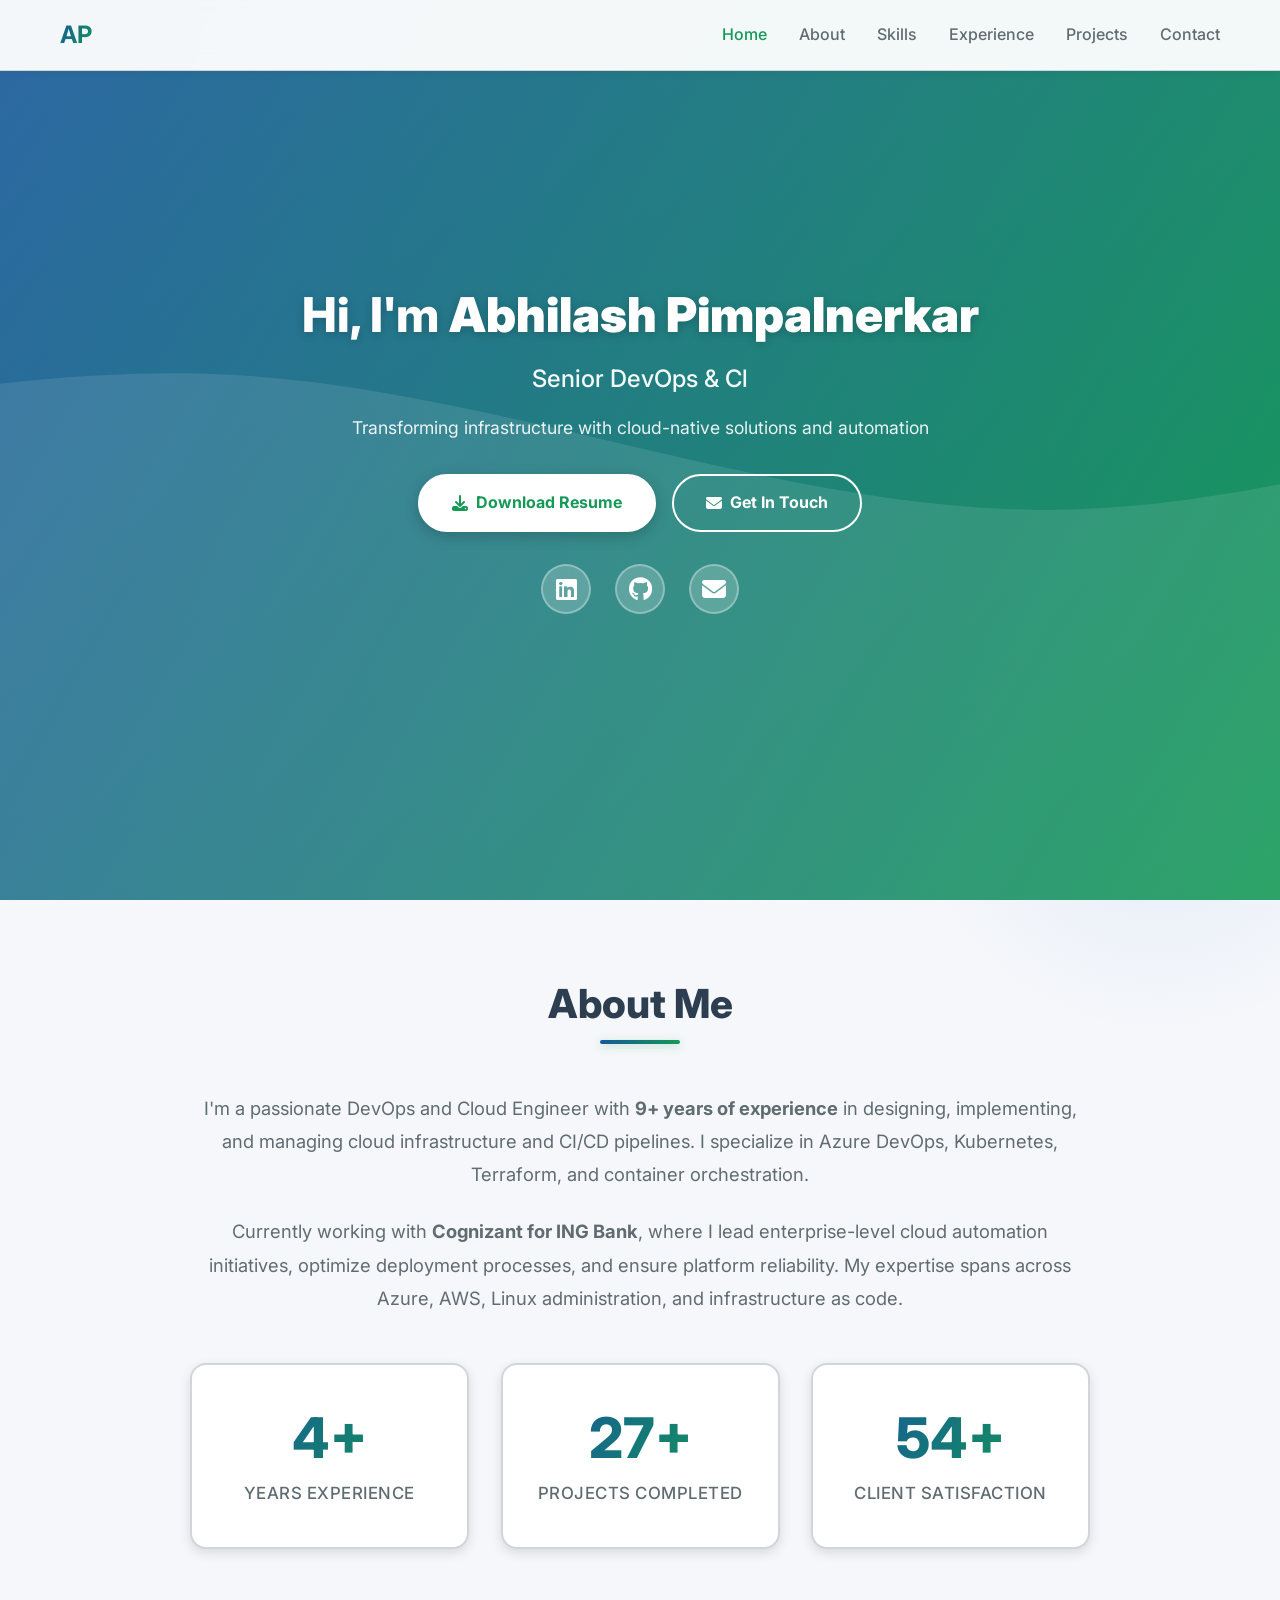
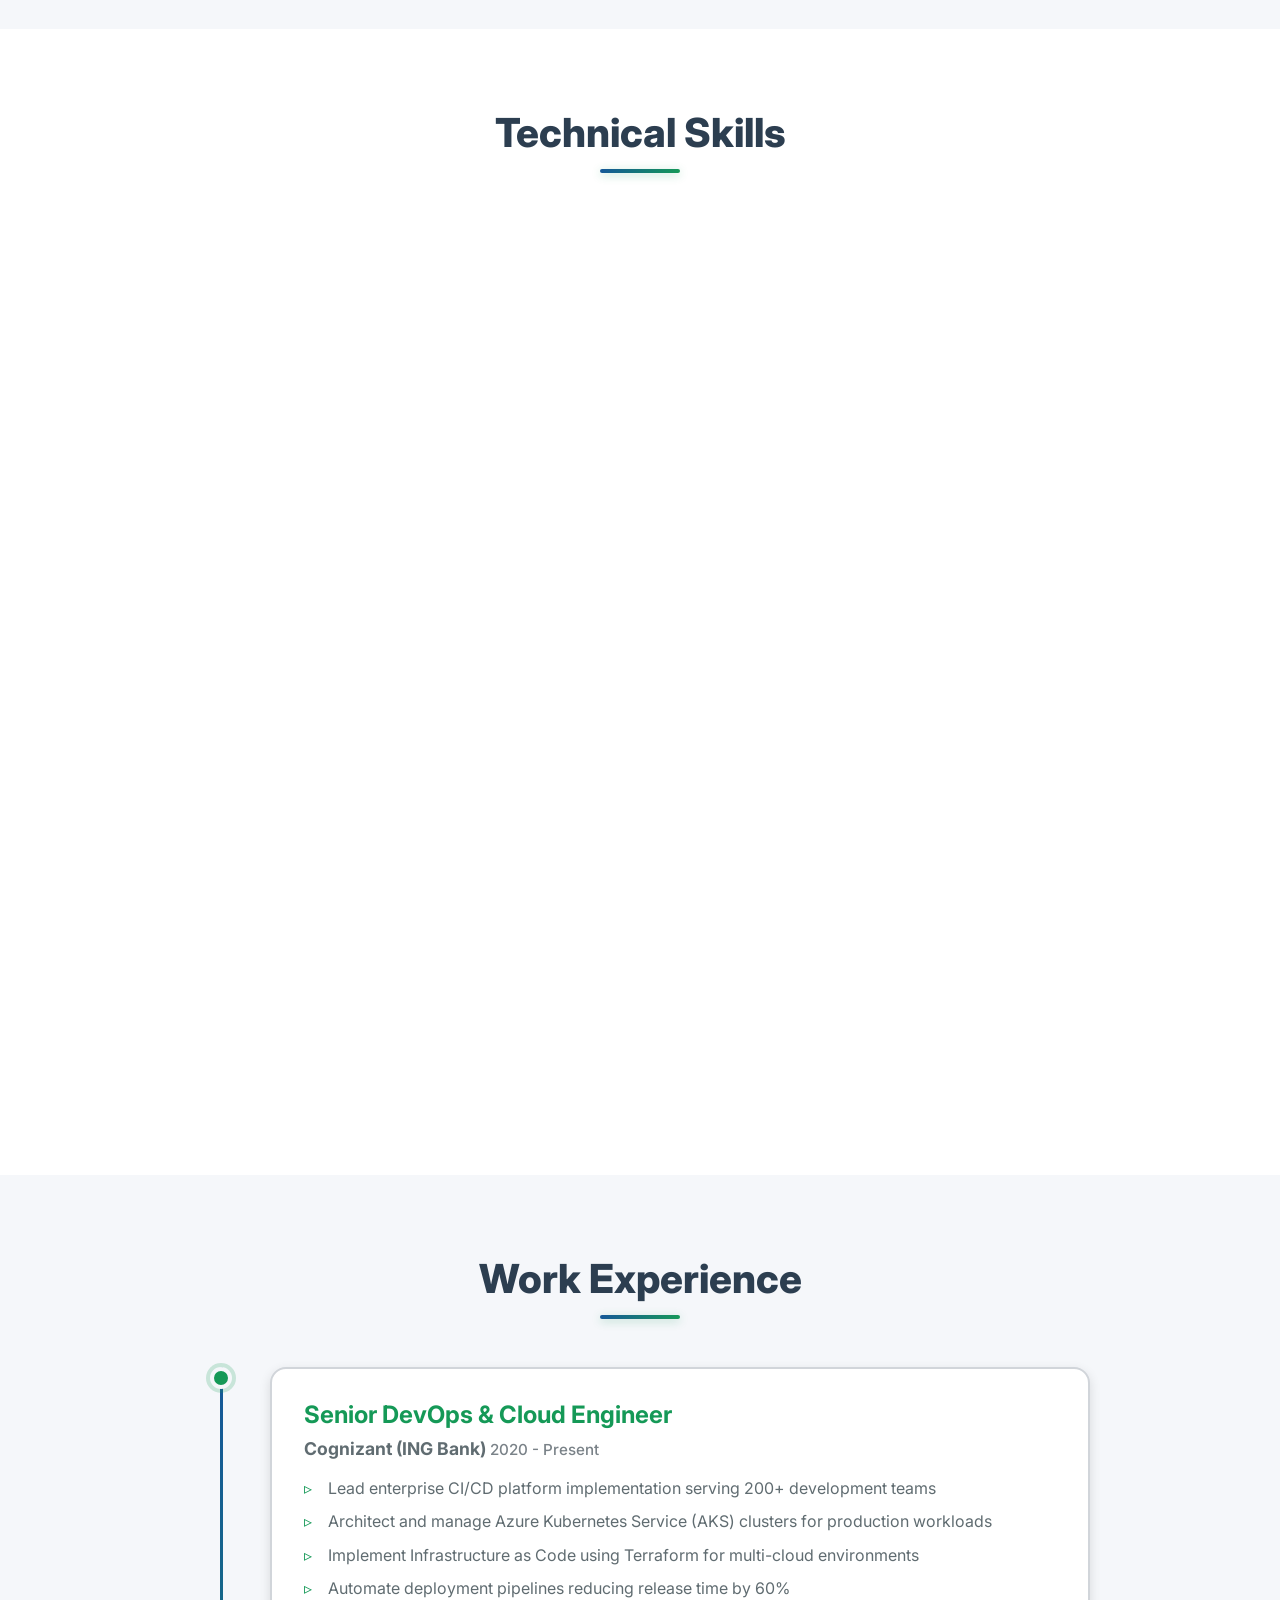
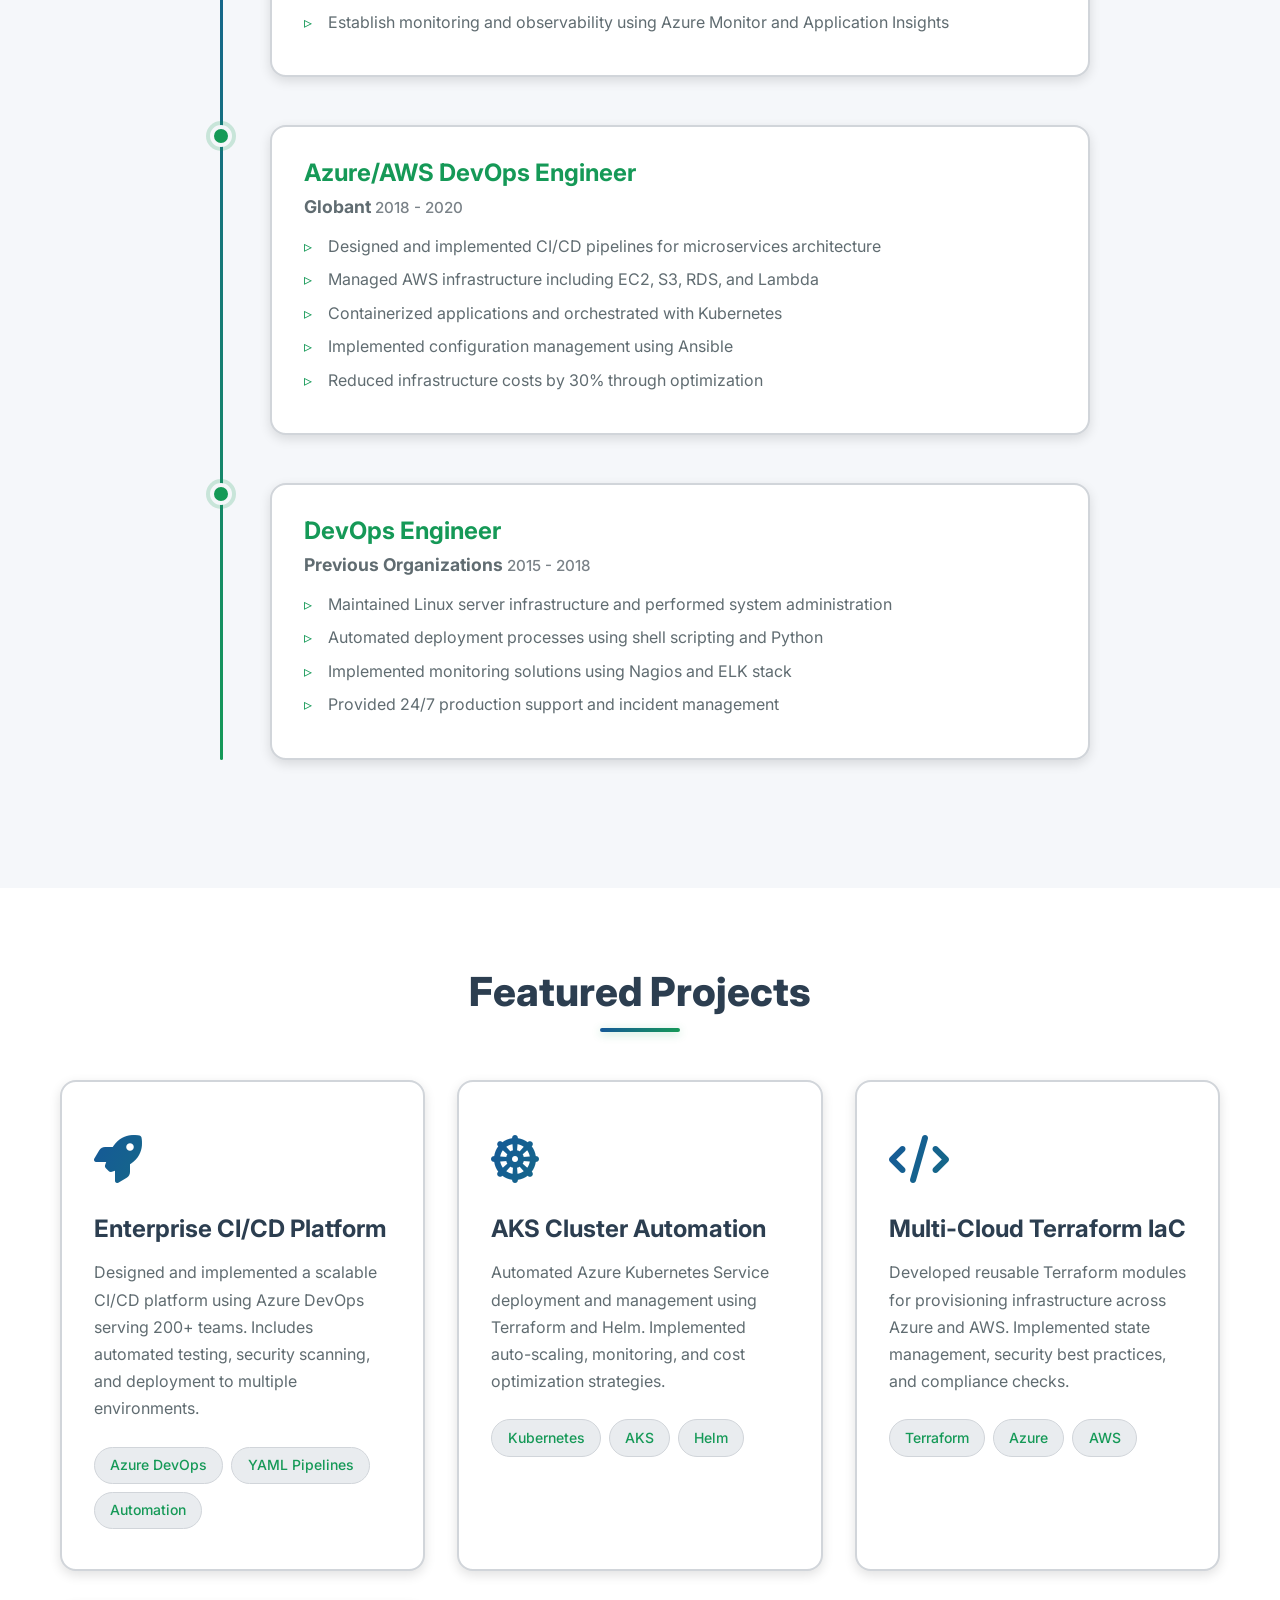
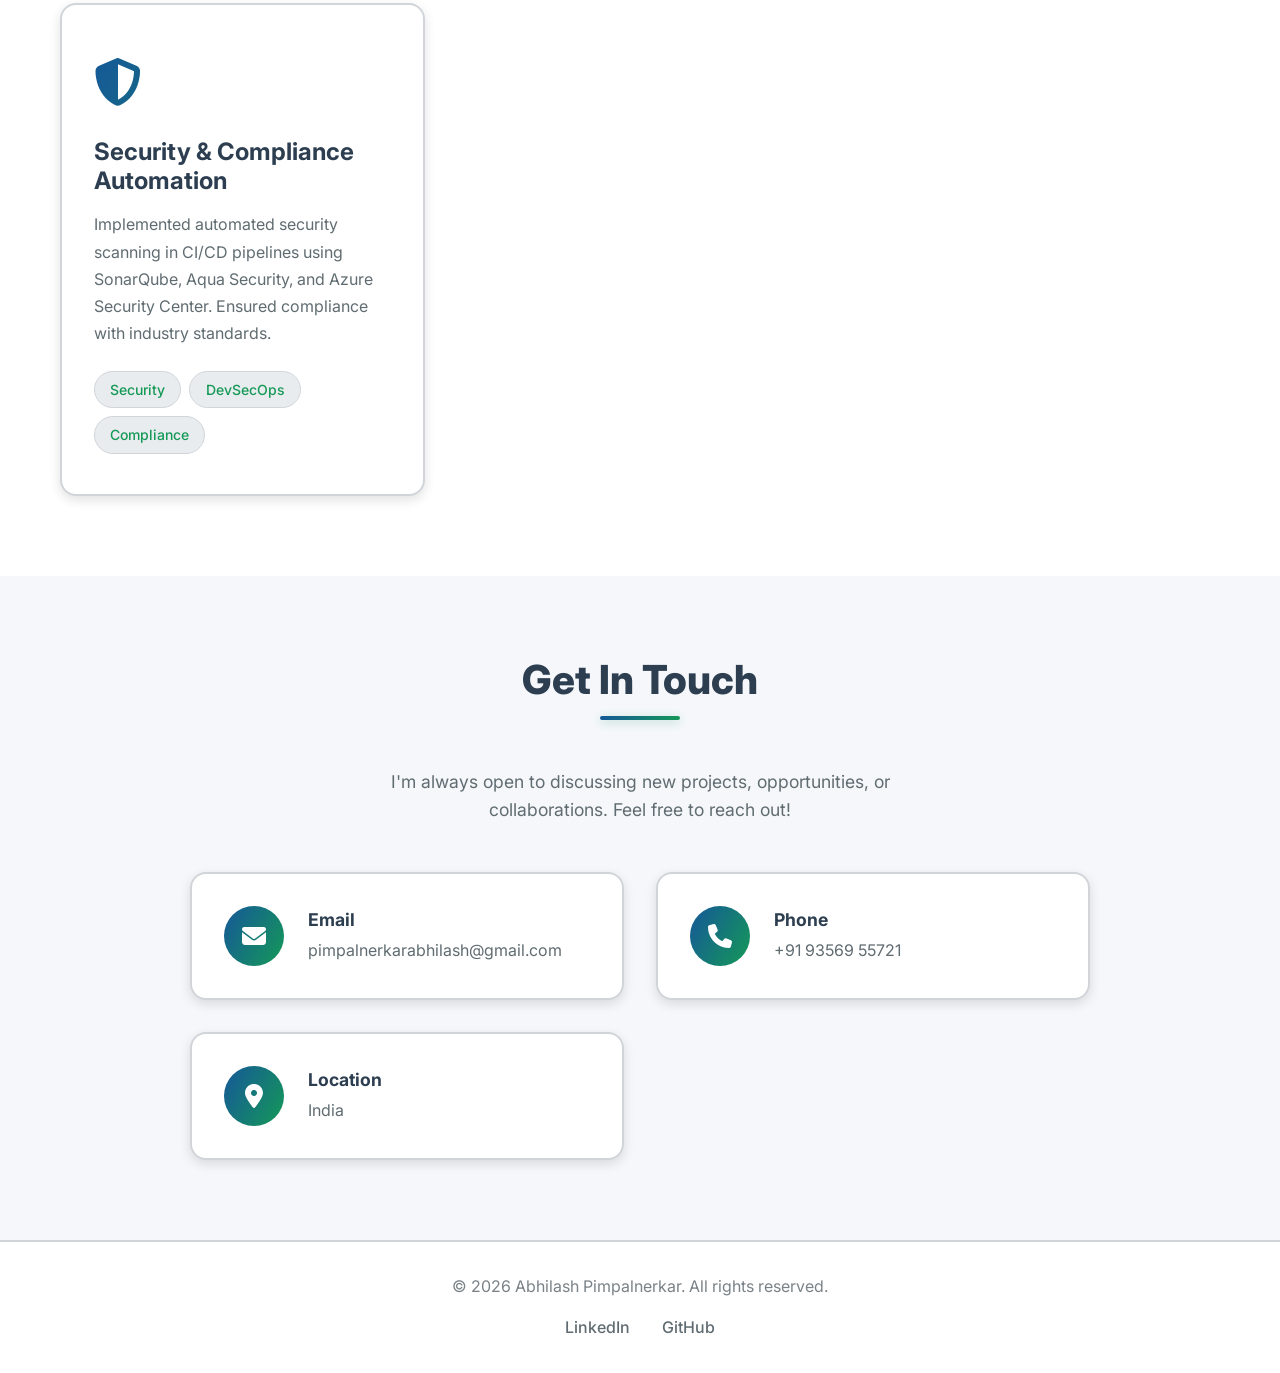
<file: index.html>
<!DOCTYPE html>
<html lang="en">
<head>
    <meta charset="UTF-8">
    <meta name="viewport" content="width=device-width, initial-scale=1.0">
    <meta name="description" content="Abhilash Pimpalnerkar - Senior DevOps & Cloud Engineer with 9+ years of experience in Azure, Kubernetes, Terraform, and CI/CD automation.">
    <meta name="keywords" content="DevOps, Cloud Engineer, Azure, Kubernetes, Terraform, Docker, AWS, CI/CD">
    <meta name="author" content="Abhilash Pimpalnerkar">
    <meta name="theme-color" content="#159957">
    <title>Abhilash Pimpalnerkar | Senior DevOps & Cloud Engineer</title>
    <link rel="preconnect" href="https://fonts.googleapis.com">
    <link rel="preconnect" href="https://fonts.gstatic.com" crossorigin>
    <link href="https://fonts.googleapis.com/css2?family=Inter:wght@400;500;600;700;800&display=swap" rel="stylesheet">
    <link rel="stylesheet" href="style.css">
    <link rel="stylesheet" href="https://cdnjs.cloudflare.com/ajax/libs/font-awesome/6.4.0/css/all.min.css">
</head>
<body>
    <!-- Navigation -->
    <nav class="navbar">
        <div class="nav-container">
            <div class="nav-logo">AP</div>
            <ul class="nav-menu">
                <li><a href="#home" class="nav-link">Home</a></li>
                <li><a href="#about" class="nav-link">About</a></li>
                <li><a href="#skills" class="nav-link">Skills</a></li>
                <li><a href="#experience" class="nav-link">Experience</a></li>
                <li><a href="#projects" class="nav-link">Projects</a></li>
                <li><a href="#contact" class="nav-link">Contact</a></li>
            </ul>
            <div class="hamburger">
                <span class="bar"></span>
                <span class="bar"></span>
                <span class="bar"></span>
            </div>
        </div>
    </nav>

    <!-- Hero Section -->
    <section id="home" class="hero">
        <div class="hero-container">
            <div class="hero-content">
                <h1 class="hero-title">Hi, I'm <span class="highlight">Abhilash Pimpalnerkar</span></h1>
                <p class="hero-subtitle">Senior DevOps & Cloud Engineer</p>
                <p class="hero-description">
                    Transforming infrastructure with cloud-native solutions and automation
                </p>
                <div class="hero-buttons">
                    <a href="assets/resume.pdf" class="btn btn-primary" download>
                        <i class="fas fa-download"></i> Download Resume
                    </a>
                    <a href="#contact" class="btn btn-secondary">
                        <i class="fas fa-envelope"></i> Get In Touch
                    </a>
                </div>
                <div class="social-links">
                    <a href="https://linkedin.com/in/abhilash-pimpalnerkar" target="_blank" aria-label="LinkedIn">
                        <i class="fab fa-linkedin"></i>
                    </a>
                    <a href="https://github.com/abhilash-pimpalnerkar" target="_blank" aria-label="GitHub">
                        <i class="fab fa-github"></i>
                    </a>
                    <a href="mailto:pimpalnerkarabhilash@gmail.com" aria-label="Email">
                        <i class="fas fa-envelope"></i>
                    </a>
                </div>
            </div>
        </div>
    </section>

    <!-- About Section -->
    <section id="about" class="about">
        <div class="container">
            <h2 class="section-title">About Me</h2>
            <div class="about-content">
                <p class="about-text">
                    I'm a passionate DevOps and Cloud Engineer with <strong>9+ years of experience</strong> in designing, 
                    implementing, and managing cloud infrastructure and CI/CD pipelines. I specialize in Azure DevOps, 
                    Kubernetes, Terraform, and container orchestration.
                </p>
                <p class="about-text">
                    Currently working with <strong>Cognizant for ING Bank</strong>, where I lead enterprise-level cloud 
                    automation initiatives, optimize deployment processes, and ensure platform reliability. My expertise 
                    spans across Azure, AWS, Linux administration, and infrastructure as code.
                </p>
                <div class="about-stats">
                    <div class="stat-item">
                        <h3>9+</h3>
                        <p>Years Experience</p>
                    </div>
                    <div class="stat-item">
                        <h3>50+</h3>
                        <p>Projects Completed</p>
                    </div>
                    <div class="stat-item">
                        <h3>100%</h3>
                        <p>Client Satisfaction</p>
                    </div>
                </div>
            </div>
        </div>
    </section>

    <!-- Skills Section -->
    <section id="skills" class="skills">
        <div class="container">
            <h2 class="section-title">Technical Skills</h2>
            <div class="skills-grid">
                <div class="skill-card">
                    <div class="skill-icon"><i class="fab fa-microsoft"></i></div>
                    <h3>Azure DevOps</h3>
                    <p>CI/CD Pipelines, Azure Repos, Boards, Artifacts</p>
                    <div class="skill-bar">
                        <div class="skill-progress" style="width: 95%"></div>
                    </div>
                </div>
                <div class="skill-card">
                    <div class="skill-icon"><i class="fas fa-dharmachakra"></i></div>
                    <h3>Kubernetes</h3>
                    <p>Container orchestration, AKS, EKS, Helm</p>
                    <div class="skill-bar">
                        <div class="skill-progress" style="width: 90%"></div>
                    </div>
                </div>
                <div class="skill-card">
                    <div class="skill-icon"><i class="fas fa-code-branch"></i></div>
                    <h3>Terraform</h3>
                    <p>Infrastructure as Code, Multi-cloud deployment</p>
                    <div class="skill-bar">
                        <div class="skill-progress" style="width: 92%"></div>
                    </div>
                </div>
                <div class="skill-card">
                    <div class="skill-icon"><i class="fab fa-docker"></i></div>
                    <h3>Docker</h3>
                    <p>Containerization, Docker Compose, Registry</p>
                    <div class="skill-bar">
                        <div class="skill-progress" style="width: 93%"></div>
                    </div>
                </div>
                <div class="skill-card">
                    <div class="skill-icon"><i class="fab fa-microsoft"></i></div>
                    <h3>Azure Cloud</h3>
                    <p>VMs, App Services, Storage, Networking</p>
                    <div class="skill-bar">
                        <div class="skill-progress" style="width: 90%"></div>
                    </div>
                </div>
                <div class="skill-card">
                    <div class="skill-icon"><i class="fab fa-aws"></i></div>
                    <h3>AWS</h3>
                    <p>EC2, S3, Lambda, CloudFormation</p>
                    <div class="skill-bar">
                        <div class="skill-progress" style="width: 85%"></div>
                    </div>
                </div>
                <div class="skill-card">
                    <div class="skill-icon"><i class="fab fa-linux"></i></div>
                    <h3>Linux</h3>
                    <p>System Administration, Shell Scripting, Automation</p>
                    <div class="skill-bar">
                        <div class="skill-progress" style="width: 88%"></div>
                    </div>
                </div>
                <div class="skill-card">
                    <div class="skill-icon"><i class="fas fa-infinity"></i></div>
                    <h3>CI/CD</h3>
                    <p>Jenkins, GitLab CI, GitHub Actions</p>
                    <div class="skill-bar">
                        <div class="skill-progress" style="width: 90%"></div>
                    </div>
                </div>
            </div>
        </div>
    </section>

    <!-- Experience Section -->
    <section id="experience" class="experience">
        <div class="container">
            <h2 class="section-title">Work Experience</h2>
            <div class="timeline">
                <div class="timeline-item">
                    <div class="timeline-dot"></div>
                    <div class="timeline-content">
                        <h3>Senior DevOps & Cloud Engineer</h3>
                        <h4>Cognizant (ING Bank) <span class="duration">2020 - Present</span></h4>
                        <ul>
                            <li>Lead enterprise CI/CD platform implementation serving 200+ development teams</li>
                            <li>Architect and manage Azure Kubernetes Service (AKS) clusters for production workloads</li>
                            <li>Implement Infrastructure as Code using Terraform for multi-cloud environments</li>
                            <li>Automate deployment pipelines reducing release time by 60%</li>
                            <li>Establish monitoring and observability using Azure Monitor and Application Insights</li>
                        </ul>
                    </div>
                </div>
                <div class="timeline-item">
                    <div class="timeline-dot"></div>
                    <div class="timeline-content">
                        <h3>Azure/AWS DevOps Engineer</h3>
                        <h4>Globant <span class="duration">2018 - 2020</span></h4>
                        <ul>
                            <li>Designed and implemented CI/CD pipelines for microservices architecture</li>
                            <li>Managed AWS infrastructure including EC2, S3, RDS, and Lambda</li>
                            <li>Containerized applications and orchestrated with Kubernetes</li>
                            <li>Implemented configuration management using Ansible</li>
                            <li>Reduced infrastructure costs by 30% through optimization</li>
                        </ul>
                    </div>
                </div>
                <div class="timeline-item">
                    <div class="timeline-dot"></div>
                    <div class="timeline-content">
                        <h3>DevOps Engineer</h3>
                        <h4>Previous Organizations <span class="duration">2015 - 2018</span></h4>
                        <ul>
                            <li>Maintained Linux server infrastructure and performed system administration</li>
                            <li>Automated deployment processes using shell scripting and Python</li>
                            <li>Implemented monitoring solutions using Nagios and ELK stack</li>
                            <li>Provided 24/7 production support and incident management</li>
                        </ul>
                    </div>
                </div>
            </div>
        </div>
    </section>

    <!-- Projects Section -->
    <section id="projects" class="projects">
        <div class="container">
            <h2 class="section-title">Featured Projects</h2>
            <div class="projects-grid">
                <div class="project-card">
                    <div class="project-icon"><i class="fas fa-rocket"></i></div>
                    <h3>Enterprise CI/CD Platform</h3>
                    <p>
                        Designed and implemented a scalable CI/CD platform using Azure DevOps serving 200+ teams. 
                        Includes automated testing, security scanning, and deployment to multiple environments.
                    </p>
                    <div class="project-tags">
                        <span class="tag">Azure DevOps</span>
                        <span class="tag">YAML Pipelines</span>
                        <span class="tag">Automation</span>
                    </div>
                </div>
                <div class="project-card">
                    <div class="project-icon"><i class="fas fa-dharmachakra"></i></div>
                    <h3>AKS Cluster Automation</h3>
                    <p>
                        Automated Azure Kubernetes Service deployment and management using Terraform and Helm. 
                        Implemented auto-scaling, monitoring, and cost optimization strategies.
                    </p>
                    <div class="project-tags">
                        <span class="tag">Kubernetes</span>
                        <span class="tag">AKS</span>
                        <span class="tag">Helm</span>
                    </div>
                </div>
                <div class="project-card">
                    <div class="project-icon"><i class="fas fa-code"></i></div>
                    <h3>Multi-Cloud Terraform IaC</h3>
                    <p>
                        Developed reusable Terraform modules for provisioning infrastructure across Azure and AWS. 
                        Implemented state management, security best practices, and compliance checks.
                    </p>
                    <div class="project-tags">
                        <span class="tag">Terraform</span>
                        <span class="tag">Azure</span>
                        <span class="tag">AWS</span>
                    </div>
                </div>
                <div class="project-card">
                    <div class="project-icon"><i class="fas fa-shield-alt"></i></div>
                    <h3>Security & Compliance Automation</h3>
                    <p>
                        Implemented automated security scanning in CI/CD pipelines using SonarQube, Aqua Security, 
                        and Azure Security Center. Ensured compliance with industry standards.
                    </p>
                    <div class="project-tags">
                        <span class="tag">Security</span>
                        <span class="tag">DevSecOps</span>
                        <span class="tag">Compliance</span>
                    </div>
                </div>
            </div>
        </div>
    </section>

    <!-- Contact Section -->
    <section id="contact" class="contact">
        <div class="container">
            <h2 class="section-title">Get In Touch</h2>
            <div class="contact-content">
                <p class="contact-description">
                    I'm always open to discussing new projects, opportunities, or collaborations. 
                    Feel free to reach out!
                </p>
                <div class="contact-info">
                    <div class="contact-item">
                        <div class="contact-icon"><i class="fas fa-envelope"></i></div>
                        <div class="contact-details">
                            <h3>Email</h3>
                            <a href="mailto:pimpalnerkarabhilash@gmail.com">pimpalnerkarabhilash@gmail.com</a>
                        </div>
                    </div>
                    <div class="contact-item">
                        <div class="contact-icon"><i class="fas fa-phone"></i></div>
                        <div class="contact-details">
                            <h3>Phone</h3>
                            <a href="tel:+919356955721">+91 93569 55721</a>
                        </div>
                    </div>
                    <div class="contact-item">
                        <div class="contact-icon"><i class="fas fa-map-marker-alt"></i></div>
                        <div class="contact-details">
                            <h3>Location</h3>
                            <p>India</p>
                        </div>
                    </div>
                </div>
            </div>
        </div>
    </section>

    <!-- Footer -->
    <footer class="footer">
        <div class="container">
            <p>&copy; 2026 Abhilash Pimpalnerkar. All rights reserved.</p>
            <div class="footer-links">
                <a href="https://linkedin.com/in/abhilash-pimpalnerkar" target="_blank">LinkedIn</a>
                <a href="https://github.com/abhilash-pimpalnerkar" target="_blank">GitHub</a>
            </div>
        </div>
    </footer>

    <script src="script.js"></script>
</body>
</html>
</file>
<file: style.css>
/* ========================================
   CSS Variables & Reset - Cayman Inspired Theme
   ======================================== */
:root {
    --primary-color: #159957;
    --primary-dark: #0e6b3f;
    --primary-light: #1fa36c;
    --secondary-color: #155799;
    --accent-color: #1e7e34;
    --accent-blue: #007bff;
    --bg-primary: #ffffff;
    --bg-secondary: #f5f7fa;
    --bg-tertiary: #e9ecef;
    --bg-card: #ffffff;
    --text-primary: #2c3e50;
    --text-secondary: #606c71;
    --text-muted: #7a8288;
    --border-color: #d1d5da;
    --gradient-1: linear-gradient(120deg, #155799 0%, #159957 100%);
    --gradient-2: linear-gradient(120deg, #1e7e34 0%, #00d4ff 100%);
    --gradient-3: linear-gradient(120deg, #155799 0%, #159957 100%);
    --gradient-hero: linear-gradient(120deg, #155799 0%, #159957 100%);
    --shadow-sm: 0 1px 3px rgba(0, 0, 0, 0.08);
    --shadow-md: 0 4px 12px rgba(0, 0, 0, 0.12);
    --shadow-lg: 0 10px 30px rgba(0, 0, 0, 0.15);
    --shadow-colored: 0 8px 20px rgba(21, 153, 87, 0.2);
    --transition: all 0.3s ease;
}

* {
    margin: 0;
    padding: 0;
    box-sizing: border-box;
}

html {
    scroll-behavior: smooth;
    font-size: 16px;
}

body {
    font-family: 'Inter', 'Segoe UI', Tahoma, Geneva, Verdana, sans-serif;
    background: var(--bg-primary);
    color: var(--text-primary);
    line-height: 1.6;
    overflow-x: hidden;
}

.container {
    max-width: 1200px;
    margin: 0 auto;
    padding: 0 20px;
}

section {
    padding: 80px 0;
}

h1, h2, h3, h4, h5, h6 {
    font-weight: 700;
    line-height: 1.2;
}

a {
    text-decoration: none;
    color: inherit;
    transition: var(--transition);
}

img {
    max-width: 100%;
    height: auto;
}

/* ========================================
   Navigation Bar
   ======================================== */
.navbar {
    position: fixed;
    top: 0;
    left: 0;
    right: 0;
    background: rgba(255, 255, 255, 0.95);
    backdrop-filter: blur(10px);
    padding: 1rem 0;
    z-index: 1000;
    box-shadow: 0 2px 10px rgba(0, 0, 0, 0.05);
    border-bottom: 1px solid var(--border-color);
}

.nav-container {
    max-width: 1200px;
    margin: 0 auto;
    padding: 0 20px;
    display: flex;
    justify-content: space-between;
    align-items: center;
}

.nav-logo {
    font-size: 1.5rem;
    font-weight: 700;
    color: var(--primary-color);
    background: var(--gradient-3);
    -webkit-background-clip: text;
    -webkit-text-fill-color: transparent;
    background-clip: text;
}

.nav-menu {
    display: flex;
    list-style: none;
    gap: 2rem;
}

.nav-link {
    color: var(--text-secondary);
    font-weight: 500;
    position: relative;
    padding: 0.5rem 0;
}

.nav-link::after {
    content: '';
    position: absolute;
    bottom: 0;
    left: 0;
    width: 0;
    height: 2px;
    background: var(--primary-color);
    transition: width 0.3s ease;
}

.nav-link:hover,
.nav-link.active {
    color: var(--primary-color);
}

.nav-link:hover::after {
    width: 100%;
}

.hamburger {
    display: none;
    flex-direction: column;
    cursor: pointer;
}

.hamburger .bar {
    width: 25px;
    height: 3px;
    background: var(--text-primary);
    margin: 3px 0;
    transition: var(--transition);
}

/* ========================================
   Hero Section
   ======================================== */
.hero {
    min-height: 100vh;
    display: flex;
    align-items: center;
    justify-content: center;
    background: var(--gradient-hero);
    position: relative;
    overflow: hidden;
    padding-top: 80px;
}

.hero::before {
    content: '';
    position: absolute;
    top: 0;
    left: 0;
    right: 0;
    bottom: 0;
    background: 
        linear-gradient(135deg, rgba(255,255,255,0.1) 0%, transparent 100%),
        url('data:image/svg+xml,<svg xmlns="http://www.w3.org/2000/svg" viewBox="0 0 1440 320"><path fill="rgba(255,255,255,0.1)" d="M0,96L48,112C96,128,192,160,288,160C384,160,480,128,576,133.3C672,139,768,181,864,181.3C960,181,1056,139,1152,122.7C1248,107,1344,117,1392,122.7L1440,128L1440,320L1392,320C1344,320,1248,320,1152,320C1056,320,960,320,864,320C768,320,672,320,576,320C480,320,384,320,288,320C192,320,96,320,48,320L0,320Z"></path></svg>') no-repeat bottom;
    background-size: cover;
    opacity: 1;
}

.hero-container {
    position: relative;
    z-index: 1;
    text-align: center;
}

.profile-img-container {
    width: 200px;
    height: 200px;
    margin: 0 auto 2rem;
    position: relative;
}

.profile-img {
    width: 100%;
    height: 100%;
    border-radius: 50%;
    object-fit: cover;
    border: 5px solid var(--primary-color);
    box-shadow: 0 10px 40px rgba(37, 99, 235, 0.3), 0 0 0 10px rgba(37, 99, 235, 0.1);
    animation: float 3s ease-in-out infinite;
}

@keyframes float {
    0%, 100% {
        transform: translateY(0);
    }
    50% {
        transform: translateY(-10px);
    }
}

.hero-title {
    font-size: 3rem;
    margin-bottom: 1rem;
    animation: fadeInUp 0.8s ease;
    color: #ffffff;
    font-weight: 800;
    text-shadow: 0 2px 10px rgba(0, 0, 0, 0.2);
}

.highlight {
    color: #ffffff;
    font-weight: 900;
}

.hero-subtitle {
    font-size: 1.5rem;
    color: rgba(255, 255, 255, 0.95);
    margin-bottom: 1rem;
    animation: fadeInUp 1s ease;
    font-weight: 500;
}

.hero-description {
    font-size: 1.1rem;
    color: rgba(255, 255, 255, 0.9);
    max-width: 600px;
    margin: 0 auto 2rem;
    animation: fadeInUp 1.2s ease;
}

@keyframes fadeInUp {
    from {
        opacity: 0;
        transform: translateY(30px);
    }
    to {
        opacity: 1;
        transform: translateY(0);
    }
}

.hero-buttons {
    display: flex;
    gap: 1rem;
    justify-content: center;
    margin-bottom: 2rem;
    flex-wrap: wrap;
}

.btn {
    padding: 0.875rem 2rem;
    border-radius: 50px;
    font-weight: 600;
    display: inline-flex;
    align-items: center;
    gap: 0.5rem;
    transition: var(--transition);
    cursor: pointer;
    border: 2px solid transparent;
}

.btn-primary {
    background: #ffffff;
    color: var(--primary-color);
    box-shadow: 0 4px 15px rgba(0, 0, 0, 0.2);
    border: 2px solid #ffffff;
    font-weight: 700;
}

.btn-primary:hover {
    background: rgba(255, 255, 255, 0.9);
    transform: translateY(-3px) scale(1.02);
    box-shadow: 0 8px 25px rgba(0, 0, 0, 0.3);
}

.btn-secondary {
    background: transparent;
    color: #ffffff;
    border: 2px solid #ffffff;
    font-weight: 700;
}

.btn-secondary:hover {
    background: #ffffff;
    color: var(--primary-color);
    transform: translateY(-3px) scale(1.02);
    box-shadow: 0 8px 25px rgba(0, 0, 0, 0.3);
}

.social-links {
    display: flex;
    justify-content: center;
    gap: 1.5rem;
}

.social-links a {
    width: 50px;
    height: 50px;
    display: flex;
    align-items: center;
    justify-content: center;
    border-radius: 50%;
    background: rgba(255, 255, 255, 0.2);
    color: #ffffff;
    font-size: 1.5rem;
    transition: var(--transition);
    border: 2px solid rgba(255, 255, 255, 0.3);
    backdrop-filter: blur(10px);
}

.social-links a:hover {
    background: #ffffff;
    color: var(--primary-color);
    transform: translateY(-3px) scale(1.1);
    box-shadow: 0 5px 20px rgba(0, 0, 0, 0.3);
    border-color: #ffffff;
}

/* ========================================
   Section Titles
   ======================================== */
.section-title {
    font-size: 2.5rem;
    text-align: center;
    margin-bottom: 3rem;
    position: relative;
    padding-bottom: 1rem;
    color: var(--text-primary);
    font-weight: 800;
}

.section-title::after {
    content: '';
    position: absolute;
    bottom: 0;
    left: 50%;
    transform: translateX(-50%);
    width: 80px;
    height: 4px;
    background: var(--gradient-1);
    border-radius: 2px;
    box-shadow: 0 2px 10px rgba(21, 153, 87, 0.3);
}

/* ========================================
   About Section - With New Animations
   ======================================== */
.about {
    background: var(--bg-secondary);
    position: relative;
    overflow: hidden;
}

.about::before {
    content: '';
    position: absolute;
    top: -50%;
    right: -10%;
    width: 500px;
    height: 500px;
    background: radial-gradient(circle, rgba(37, 99, 235, 0.08) 0%, transparent 70%);
    border-radius: 50%;
    pointer-events: none;
}

.about-content {
    max-width: 900px;
    margin: 0 auto;
    position: relative;
    z-index: 1;
}

.about-text {
    font-size: 1.15rem;
    color: var(--text-secondary);
    margin-bottom: 1.5rem;
    text-align: center;
    line-height: 1.8;
    opacity: 0;
    animation: slideInLeft 0.8s ease forwards;
}

.about-text:nth-child(2) {
    animation-delay: 0.3s;
}

@keyframes slideInLeft {
    from {
        opacity: 0;
        transform: translateX(-50px);
    }
    to {
        opacity: 1;
        transform: translateX(0);
    }
}

.about-stats {
    display: grid;
    grid-template-columns: repeat(auto-fit, minmax(200px, 1fr));
    gap: 2rem;
    margin-top: 3rem;
}

.stat-item {
    text-align: center;
    padding: 2.5rem 2rem;
    background: var(--bg-card);
    border-radius: 16px;
    box-shadow: var(--shadow-md);
    transition: var(--transition);
    border: 2px solid var(--border-color);
    position: relative;
    overflow: hidden;
    opacity: 0;
    animation: bounceIn 0.8s ease forwards;
}

.stat-item:nth-child(1) {
    animation-delay: 0.6s;
}

.stat-item:nth-child(2) {
    animation-delay: 0.8s;
}

.stat-item:nth-child(3) {
    animation-delay: 1s;
}

@keyframes bounceIn {
    0% {
        opacity: 0;
        transform: scale(0.3) translateY(50px);
    }
    50% {
        opacity: 1;
        transform: scale(1.05);
    }
    70% {
        transform: scale(0.95);
    }
    100% {
        opacity: 1;
        transform: scale(1) translateY(0);
    }
}

.stat-item::before {
    content: '';
    position: absolute;
    top: 0;
    left: 0;
    width: 100%;
    height: 4px;
    background: var(--gradient-1);
    transform: scaleX(0);
    transition: transform 0.5s ease;
}

.stat-item:hover {
    transform: translateY(-10px) scale(1.02);
    box-shadow: var(--shadow-colored);
    border-color: var(--primary-color);
}

.stat-item:hover::before {
    transform: scaleX(1);
}

.stat-item h3 {
    font-size: 3.5rem;
    background: var(--gradient-1);
    -webkit-background-clip: text;
    -webkit-text-fill-color: transparent;
    background-clip: text;
    margin-bottom: 0.5rem;
    font-weight: 800;
}

.stat-item p {
    color: var(--text-secondary);
    font-size: 1.05rem;
    font-weight: 500;
    text-transform: uppercase;
    letter-spacing: 0.5px;
}

/* ========================================
   Skills Section
   ======================================== */
.skills {
    background: var(--bg-primary);
}

.skills-grid {
    display: grid;
    grid-template-columns: repeat(auto-fit, minmax(280px, 1fr));
    gap: 2rem;
}

.skill-card {
    background: var(--bg-card);
    padding: 2rem;
    border-radius: 16px;
    box-shadow: var(--shadow-md);
    transition: var(--transition);
    border: 2px solid var(--border-color);
    position: relative;
    overflow: hidden;
}

.skill-card::before {
    content: '';
    position: absolute;
    top: 0;
    left: 0;
    width: 100%;
    height: 100%;
    background: linear-gradient(135deg, rgba(37, 99, 235, 0.05) 0%, transparent 100%);
    opacity: 0;
    transition: opacity 0.3s ease;
}

.skill-card:hover::before {
    opacity: 1;
}

.skill-card:hover {
    transform: translateY(-8px);
    box-shadow: var(--shadow-colored);
    border-color: var(--primary-color);
}

.skill-icon {
    font-size: 3rem;
    background: var(--gradient-1);
    -webkit-background-clip: text;
    -webkit-text-fill-color: transparent;
    background-clip: text;
    margin-bottom: 1rem;
}

.skill-card h3 {
    font-size: 1.5rem;
    margin-bottom: 0.5rem;
    color: var(--text-primary);
}

.skill-card p {
    color: var(--text-secondary);
    margin-bottom: 1rem;
    font-size: 0.95rem;
}

.skill-bar {
    height: 8px;
    background: var(--bg-tertiary);
    border-radius: 4px;
    overflow: hidden;
}

.skill-progress {
    height: 100%;
    background: var(--gradient-1);
    border-radius: 4px;
    transition: width 1s ease;
    box-shadow: 0 0 10px rgba(21, 153, 87, 0.3);
}

/* ========================================
   Experience Section
   ======================================== */
.experience {
    background: var(--bg-secondary);
}

.timeline {
    position: relative;
    max-width: 900px;
    margin: 0 auto;
}

.timeline::before {
    content: '';
    position: absolute;
    left: 30px;
    top: 0;
    bottom: 0;
    width: 3px;
    background: var(--gradient-1);
    border-radius: 2px;
}

.timeline-item {
    position: relative;
    padding-left: 80px;
    margin-bottom: 3rem;
}

.timeline-dot {
    position: absolute;
    left: 20px;
    top: 0;
    width: 22px;
    height: 22px;
    border-radius: 50%;
    background: var(--primary-color);
    border: 4px solid var(--bg-secondary);
    box-shadow: 0 0 0 4px rgba(21, 153, 87, 0.2);
    z-index: 1;
}

.timeline-content {
    background: var(--bg-card);
    padding: 2rem;
    border-radius: 16px;
    box-shadow: var(--shadow-md);
    transition: var(--transition);
    border: 2px solid var(--border-color);
}

.timeline-content:hover {
    transform: translateX(10px);
    box-shadow: var(--shadow-colored);
    border-color: var(--primary-color);
}

.timeline-content h3 {
    font-size: 1.5rem;
    color: var(--primary-color);
    margin-bottom: 0.5rem;
    font-weight: 700;
}

.timeline-content h4 {
    font-size: 1.1rem;
    color: var(--text-secondary);
    margin-bottom: 1rem;
}

.duration {
    color: var(--text-muted);
    font-weight: 500;
    font-size: 0.95rem;
}

.timeline-content ul {
    list-style: none;
    padding-left: 0;
}

.timeline-content li {
    color: var(--text-secondary);
    margin-bottom: 0.5rem;
    padding-left: 1.5rem;
    position: relative;
}

.timeline-content li::before {
    content: '▹';
    position: absolute;
    left: 0;
    color: var(--primary-color);
}

/* ========================================
   Projects Section
   ======================================== */
.projects {
    background: var(--bg-primary);
}

.projects-grid {
    display: grid;
    grid-template-columns: repeat(auto-fit, minmax(300px, 1fr));
    gap: 2rem;
}

.project-card {
    background: var(--bg-card);
    padding: 2.5rem 2rem;
    border-radius: 16px;
    box-shadow: var(--shadow-md);
    transition: var(--transition);
    border: 2px solid var(--border-color);
    position: relative;
    overflow: hidden;
}

.project-card::after {
    content: '';
    position: absolute;
    bottom: 0;
    left: 0;
    width: 100%;
    height: 4px;
    background: var(--gradient-1);
    transform: scaleX(0);
    transition: transform 0.3s ease;
}

.project-card:hover::after {
    transform: scaleX(1);
}

.project-card:hover {
    transform: translateY(-8px);
    box-shadow: var(--shadow-colored);
    border-color: var(--primary-color);
}

.project-icon {
    font-size: 3rem;
    background: var(--gradient-1);
    -webkit-background-clip: text;
    -webkit-text-fill-color: transparent;
    background-clip: text;
    margin-bottom: 1rem;
}

.project-card h3 {
    font-size: 1.5rem;
    margin-bottom: 1rem;
    color: var(--text-primary);
}

.project-card p {
    color: var(--text-secondary);
    margin-bottom: 1.5rem;
    line-height: 1.7;
}

.project-tags {
    display: flex;
    flex-wrap: wrap;
    gap: 0.5rem;
}

.tag {
    padding: 0.4rem 0.95rem;
    background: var(--bg-tertiary);
    color: var(--primary-color);
    border-radius: 20px;
    font-size: 0.875rem;
    border: 1px solid var(--border-color);
    font-weight: 500;
    transition: var(--transition);
}

.tag:hover {
    background: var(--primary-color);
    color: white;
    border-color: var(--primary-color);
}

/* ========================================
   Contact Section
   ======================================== */
.contact {
    background: var(--bg-secondary);
}

.contact-description {
    text-align: center;
    font-size: 1.1rem;
    color: var(--text-secondary);
    max-width: 600px;
    margin: 0 auto 3rem;
}

.contact-info {
    display: grid;
    grid-template-columns: repeat(auto-fit, minmax(280px, 1fr));
    gap: 2rem;
    max-width: 900px;
    margin: 0 auto;
}

.contact-item {
    display: flex;
    align-items: center;
    gap: 1.5rem;
    padding: 2rem;
    background: var(--bg-card);
    border-radius: 16px;
    box-shadow: var(--shadow-md);
    transition: var(--transition);
    border: 2px solid var(--border-color);
}

.contact-item:hover {
    transform: translateY(-5px);
    box-shadow: var(--shadow-colored);
    border-color: var(--primary-color);
}

.contact-icon {
    width: 60px;
    height: 60px;
    display: flex;
    align-items: center;
    justify-content: center;
    background: var(--gradient-1);
    border-radius: 50%;
    font-size: 1.5rem;
    flex-shrink: 0;
    color: white;
}

.contact-details h3 {
    font-size: 1.1rem;
    margin-bottom: 0.5rem;
}

.contact-details a,
.contact-details p {
    color: var(--text-secondary);
}

.contact-details a:hover {
    color: var(--primary-color);
}

/* ========================================
   Footer
   ======================================== */
.footer {
    background: var(--bg-primary);
    padding: 2rem 0;
    text-align: center;
    border-top: 2px solid var(--border-color);
}

.footer p {
    color: var(--text-muted);
    margin-bottom: 1rem;
}

.footer-links {
    display: flex;
    justify-content: center;
    gap: 2rem;
}

.footer-links a {
    color: var(--text-secondary);
    font-weight: 500;
}

.footer-links a:hover {
    color: var(--primary-color);
}

/* ========================================
   Responsive Design
   ======================================== */
@media (max-width: 768px) {
    .hamburger {
        display: flex;
    }

    .nav-menu {
        position: fixed;
        left: -100%;
        top: 70px;
        flex-direction: column;
        background: rgba(255, 255, 255, 0.98);
        width: 100%;
        text-align: center;
        transition: 0.3s;
        box-shadow: var(--shadow-lg);
        padding: 2rem 0;
        border-top: 1px solid var(--border-color);
    }

    .nav-menu.active {
        left: 0;
    }

    .hero-title {
        font-size: 2rem;
    }

    .hero-subtitle {
        font-size: 1.2rem;
    }

    .hero-description {
        font-size: 1rem;
    }

    .section-title {
        font-size: 2rem;
    }

    .timeline::before {
        left: 10px;
    }

    .timeline-item {
        padding-left: 50px;
    }

    .timeline-dot {
        left: 0;
    }

    .hero-buttons {
        flex-direction: column;
        align-items: center;
    }

    .btn {
        width: 100%;
        max-width: 300px;
    }
}

@media (max-width: 480px) {
    .hero-title {
        font-size: 1.75rem;
    }

    .section-title {
        font-size: 1.75rem;
    }

    .profile-img-container {
        width: 150px;
        height: 150px;
    }

    .stat-item h3 {
        font-size: 2rem;
    }
}
</file>
